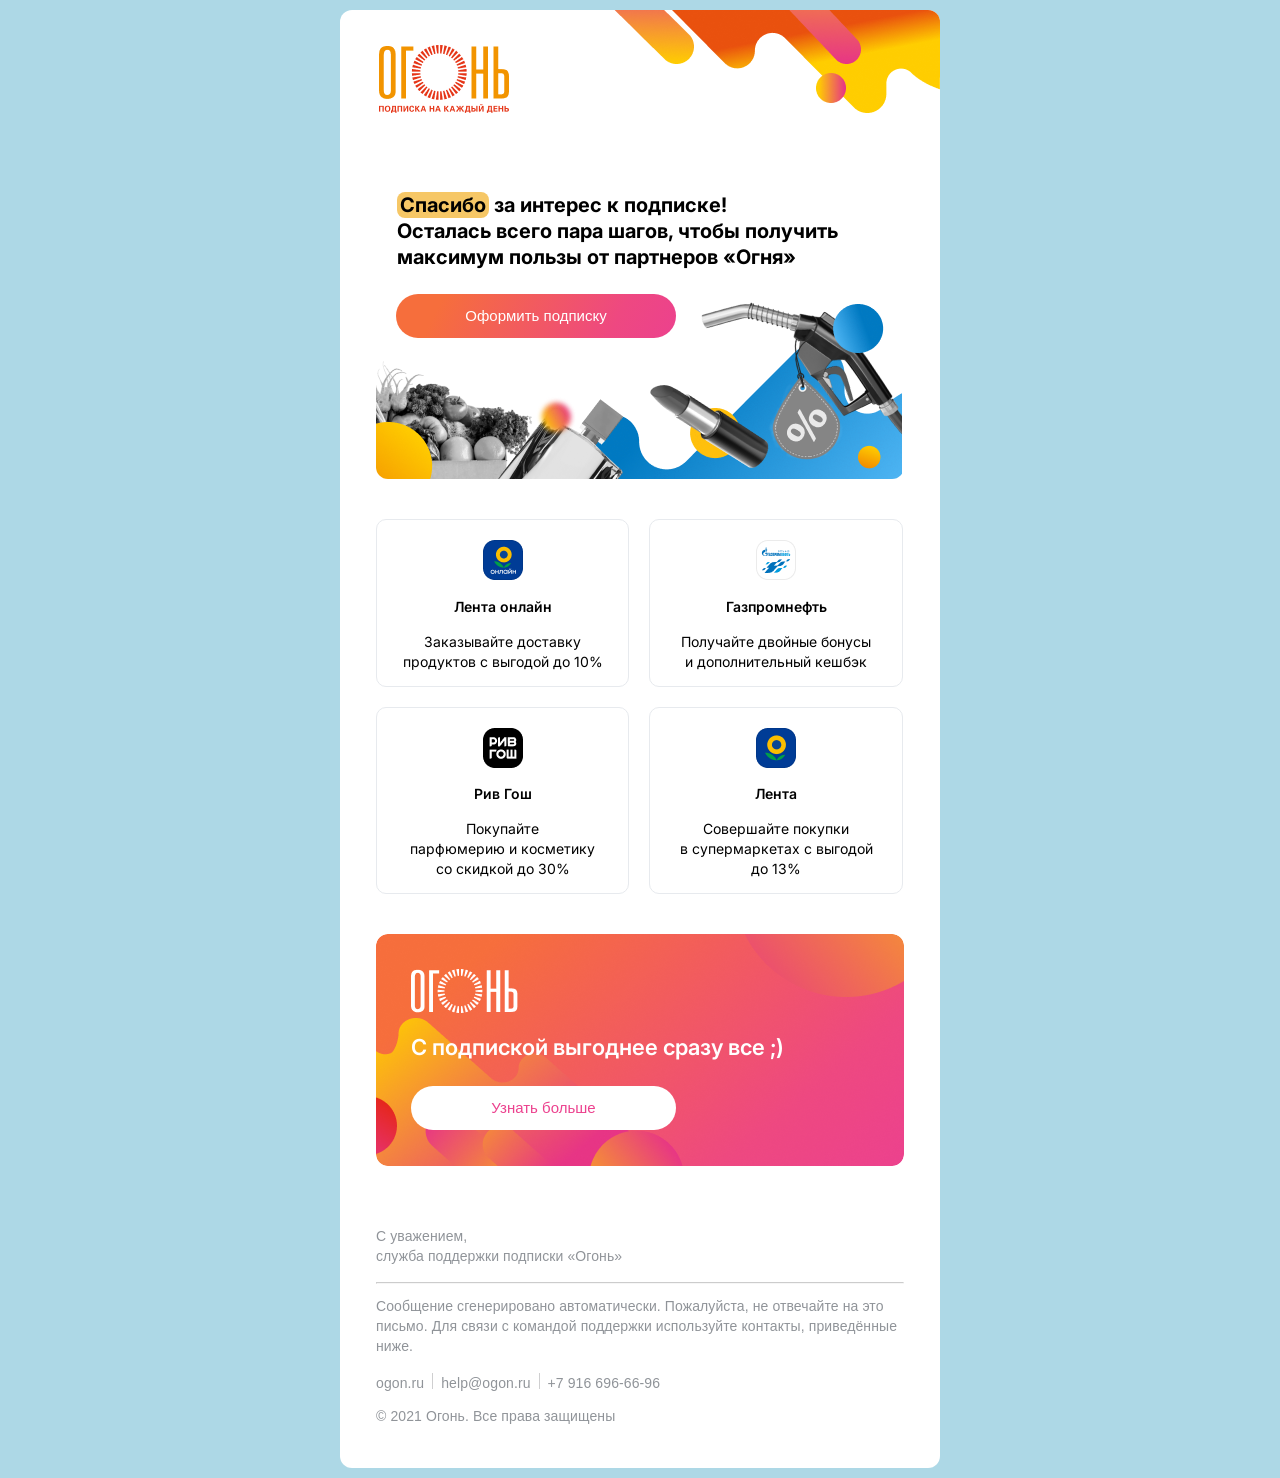
<file: index.html>
<!DOCTYPE html>
<html>
    <head>
        <meta charset="utf-8">
        <meta http-equiv="X-UA-Compatible" content="IE=edge">
        <title>Огонь</title>
        <meta name="description" content="">
        <meta name="viewport" content="width=device-width, initial-scale=1">
        <link rel="stylesheet" href="css/style.css">
    </head>
    <body>
        <div class="container">
            <div class="header">
                <img src="css/img/Logo.png" alt="" class="logo">
                <img src="css/img/Pattern.png" alt="" class="pattern">
            </div>
            <div class="body">
                <div class="text_body">
                    <h1 class="headtext"><p class="colortext">Cпасибо</p> за интерес к подписке! <br> Осталась всего пара шагов, чтобы получить максимум пользы от партнеров «Огня»</h1>
                </div>
                <div class="products">
                    <button class="primary">
                        Оформить подписку
                    </button>
                    <img src="css/img/Gaz.png" alt="" class="img_products">
                </div>
                <div class="aboutbonus">
                    <div class="cell">
                        <img class="logobonus" src="css/img/LentaOnline.png" alt="">
                        <h2>Лента онлайн</h2>
                        <h3>Заказывайте доставку <br/> продуктов с выгодой до 10%</h3>
                    </div>
                    <div class="cell">
                        <img class="logobonus" src="css/img/Gazprom.png" alt="">
                        <h2>Газпромнефть</h2>
                        <h3>Получайте двойные бонусы <br/> и дополнительный кешбэк</h3>
                    </div>
                    <div class="cell">
                        <img class="logobonus" src="css/img/Rivgosh.png" alt="">
                        <h2>Рив Гош</h2>
                        <h3>Покупайте <br/> парфюмерию и косметику <br/> со скидкой до 30%</h3>
                    </div>
                    <div class="cell">
                        <img class="logobonus" src="css/img/Lenta.png" alt="">
                        <h2>Лента</h2>
                        <h3>Совершайте покупки <br/> в супермаркетах с выгодой <br/> до 13% </h3>
                    </div>
                </div>
                <div class="aboutsub">
                    <img class="subimg" src="css/img/LogoFooter.png" alt="">
                    <h1 class="subtext">С подпиской выгоднее сразу все ;)</h1>
                    <button class="subbutton">
                        Узнать больше
                    </button>
                </div>

                <div class="message">
                    <h4>C уважением, <br/> служба поддержки подписки «Огонь»</h4>
                    <hr/>
                    <h4>Сообщение сгенерировано автоматически. Пожалуйста, не отвечайте на это <br/> письмо. Для связи с командой поддержки используйте контакты, приведённые <br/>ниже.</h4>
                    <ul>
                        <li>ogon.ru</li>
                        <li class="imgli"><img src="css/img/Line.png" alt=""></li>
                        <li>help@ogon.ru</li>
                        <li class="imgli"><img src="css/img/Line.png" alt=""></li>
                        <li>+7 916 696-66-96</li>
                    </ul>
                    <h4 class="permission">© 2021 Огонь. Все права защищены</h4>
                </div>
            </div>
        </div>
    </body>
</html>
</file>
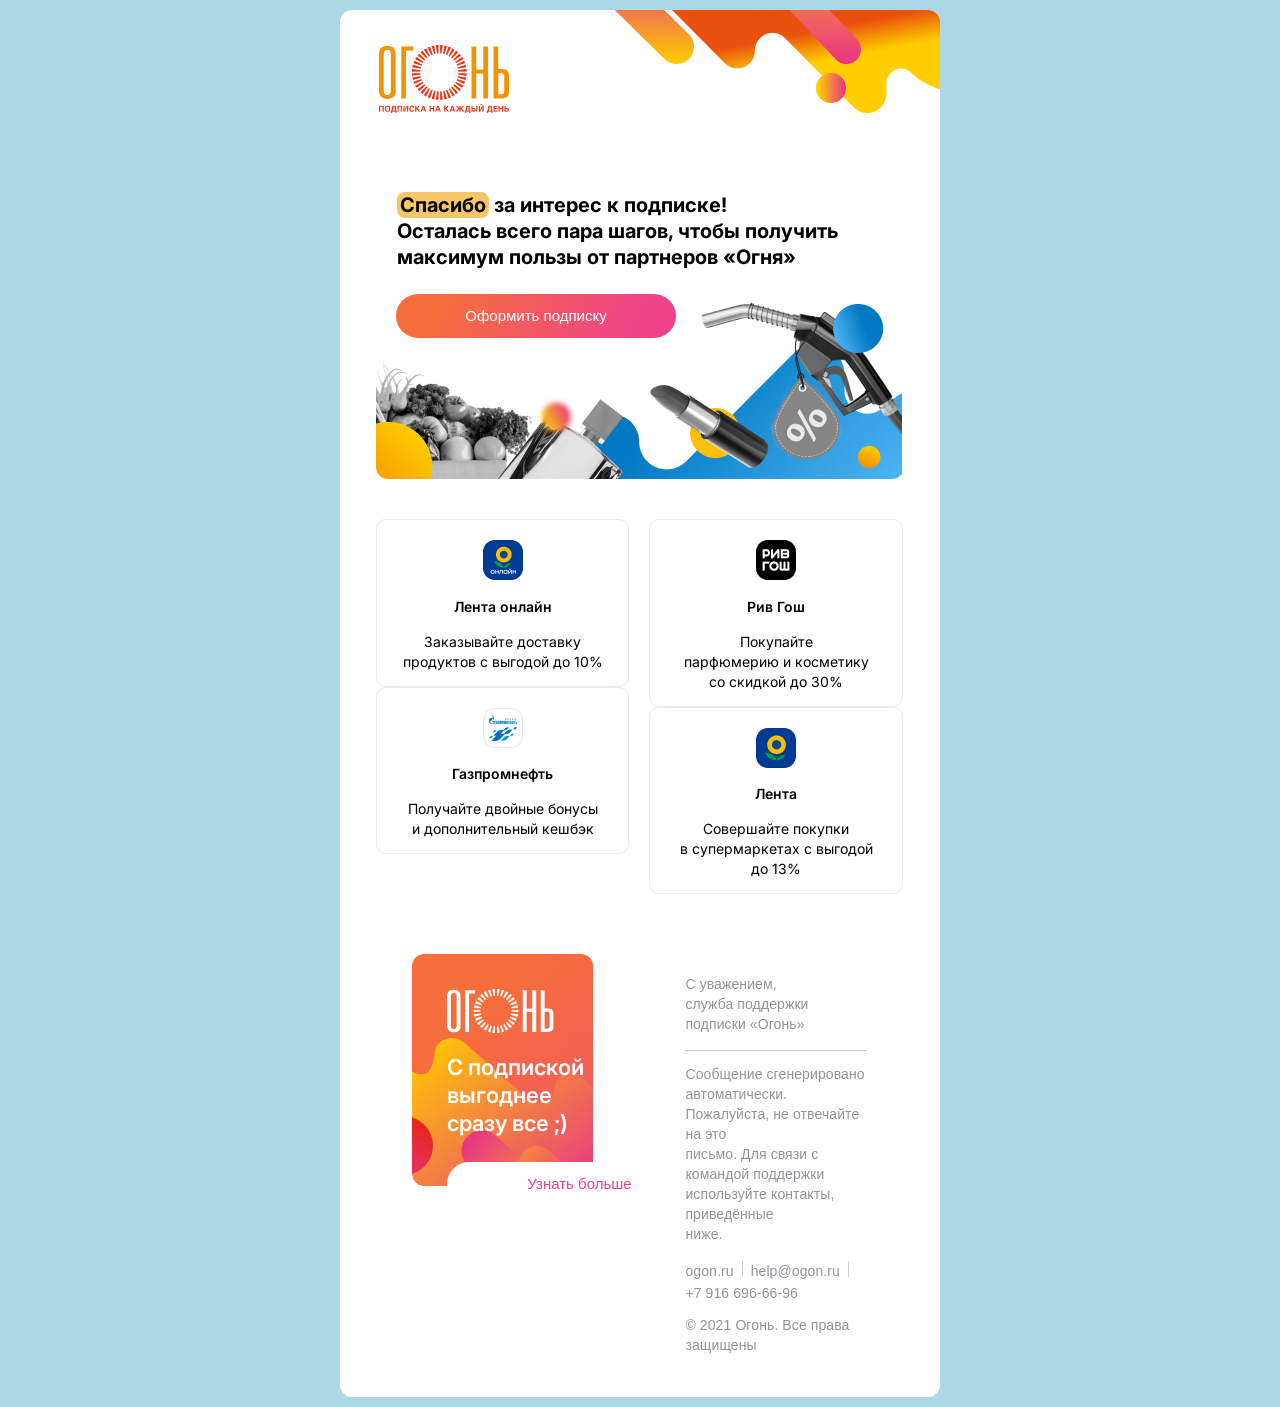
<file: Fire.html>
<!DOCTYPE html>
<html>
    <head>
        <meta charset="utf-8">
        <meta http-equiv="X-UA-Compatible" content="IE=edge">
        <title>Огонь</title>
        <meta name="description" content="">
        <meta name="viewport" content="width=device-width, initial-scale=1">
        <link rel="stylesheet" href="css/style.css">
    </head>
    <body>
        <div class="container">
            <div class="header">
                <img src="css/img/Logo.png" alt="" class="logo">
                <img src="css/img/Pattern.png" alt="" class="pattern">
            </div>
            <div class="body">
                <div class="text_body">
                    <h1 class="headtext"><p class="colortext">Cпасибо</p> за интерес к подписке! <br> Осталась всего пара шагов, чтобы получить максимум пользы от партнеров «Огня»</h1>
                </div>
                <div class="products">
                    <button class="primary">
                        Оформить подписку
                    </button>
                    <img src="css/img/Gaz.png" alt="" class="img_products">
                </div>
                <div class="aboutbonus">
                    <div class="lineabout" id="line1">
                        <div class="cell" id="cell1">
                            <img class="logobonus" src="css/img/LentaOnline.png" alt="">
                            <h2>Лента онлайн</h2>
                            <h3>Заказывайте доставку <br/> продуктов с выгодой до 10%</h3>
                        </div>
                        <div class="cell" id="cell2">
                            <img class="logobonus" src="css/img/Gazprom.png" alt="">
                            <h2>Газпромнефть</h2>
                            <h3>Получайте двойные бонусы <br/> и дополнительный кешбэк</h3>
                        </div>
                    </div>
                    <div class="lineabout" id="line2">
                        <div class="cell" id="cell1">
                            <img class="logobonus" src="css/img/Rivgosh.png" alt="">
                            <h2>Рив Гош</h2>
                            <h3>Покупайте <br/> парфюмерию и косметику <br/> со скидкой до 30%</h3>
                        </div>
                        <div class="cell" id="cell2">
                            <img class="logobonus" src="css/img/Lenta.png" alt="">
                            <h2>Лента</h2>
                            <h3>Совершайте покупки <br/> в супермаркетах с выгодой <br/> до 13% </h3>
                        </div>
                    </div>
                    <div class="aboutsub">
                        <img class="subimg" src="css/img/LogoFooter.png" alt="">
                        <h1 class="subtext">С подпиской выгоднее сразу все ;)</h1>
                        <button class="subbutton">
                            Узнать больше
                        </button>
                    </div>

                    <div class="message">
                        <h4>C уважением, <br/> служба поддержки подписки «Огонь»</h4>
                        <hr/>
                        <h4>Сообщение сгенерировано автоматически. Пожалуйста, не отвечайте на это <br/> письмо. Для связи с командой поддержки используйте контакты, приведённые <br/>ниже.</h4>
                        <ul>
                            <li>ogon.ru</li>
                            <li class="imgli"><img src="css/img/Line.png" alt=""></li>
                            <li>help@ogon.ru</li>
                            <li class="imgli"><img src="css/img/Line.png" alt=""></li>
                            <li>+7 916 696-66-96</li>
                        </ul>
                        <h4 class="permission">© 2021 Огонь. Все права защищены</h4>
                    </div>
                </div>
            </div>
        </div>
    </body>
</html>
</file>
<file: css/style.css>
@import url('https://fonts.googleapis.com/css2?family=Inter:wght@400;600;700&display=swap');

body {
    font-family: 'Inter', sans-serif;
    background: lightblue;
    margin: 0px;
    padding: 0px;
    margin-top: 10px;
    margin-bottom: 10px;
}

.container {
    background: #FFFFFF;
    max-width: 600px;
    border-radius: 12px;
    overflow: hidden;
    margin-left: auto;
    margin-right: auto;
}

.aboutbonus {
    margin-top: 40px;
    margin-left: 36px;
    margin-right: 36px;

    display: grid;
    grid-template-columns: 48% 48%;
    grid-gap: 20px; 
}

.wrapper {
    display: grid;
    grid-template-columns: 1fr 1fr 1fr;
}
  

.aboutsub {
    margin-top: 40px;
    margin-left: 36px;
    margin-right: 36px;
    border: 0pх;
    border-radius: 12px;
    background: url("./img/Purple.png");
    height: 232px;
}

.message {
    margin-top: 60px;
    margin-left: 36px;
    margin-right: 36px;
}


.cell {
    border: 1px solid #E7EAEE;
    box-sizing: border-box;
    border-radius: 10px;
    text-align: center;
}


.text_body {
    margin-left: 57px;
    margin-right: 57px;
    margin-top: 79px;
}

.products {
    margin-left: 36px;
    margin-right: 36px;
    margin-top: 24px;
    border-radius: 12px;
    overflow: hidden;
}

.logo {
    margin-top: 35px;
    margin-left: 39px;
    position: absolute;
}

.pattern {
    margin-left: auto;
    margin-right: 0px;
    display: block;
}

.primary {
    margin-left: 20px;
    width: 280px;
    height: 44px;
    border-radius: 100px;
    border: 0px;
    background: linear-gradient(296.79deg, #EC418E -1.09%, #EE4881 22.37%, #F66E3C 83.89%);

    font-style: normal;
    font-weight: 500;
    font-size: 15px;
    line-height: 20px;
    color: #FFFFFF;

    position: absolute;
}

.subbutton {
    margin-left: 35px;
    margin-top: 25px;
    margin-bottom: 40px;
    width: 265px;
    height: 44px;
    border-radius: 100px;
    border: 0px;
    background: #FFFFFF;

    font-style: normal;
    font-weight: 500;
    font-size: 15px;
    line-height: 20px;
    color: #EC418E;

    
}

button:hover {
    cursor: pointer;
    opacity: 0.9;
}

.img_products {
    display: block;
}

.logobonus {
    margin-top: 20px;
}

.subimg {
    margin-top: 35px;
    margin-left: 35px;
}

.imgli {
    vertical-align: middle;
    margin-left: 4px;
    margin-right: 4px;
}

hr {
    opacity: 0.5;;
    margin-top: 16px;
    margin-bottom: 12px;
}

ul {
    padding: 0px;
    margin-bottom: 12px;
}

li {
    display: inline-block;

    font-family: Arial;
    font-style: normal;
    font-weight: normal;
    font-size: 14px;
    line-height: 20px;

    letter-spacing: 0.1px;
    color: #909499;
}

.headtext{
    font-size: 20px;
    font-weight: bold;
    line-height: 26px;
}

.colortext {
    font-size: 20px;
    font-weight: bold;
    line-height: 26px;
    background: #F6C766;
    border-radius: 8px;
    margin: 0px;
    padding-left: 3px;
    padding-right: 3px;
    display: inline-block;
}

.subtext {
    margin-top: 16px;
    margin-bottom: 0px;
    margin-left: 35px;
    font-style: normal;
    font-weight: 600;
    font-size: 22px;
    line-height: 28px;
    color: #FFFFFF;
}

h2 {
    font-style: normal;
    font-weight: 600;
    font-size: 14px;
    line-height: 22px;
}

h3 {
    font-family: Inter;
    font-style: normal;
    font-weight: normal;
    font-size: 14px;
    line-height: 20px;
}

h4 {
    margin: 0px;
    font-family: Arial;
    font-style: normal;
    font-weight: normal;
    font-size: 14px;
    line-height: 20px;

    letter-spacing: 0.1px;
    color: #909499;
}

.permission {
    margin-bottom: 42px;
}
</file>
